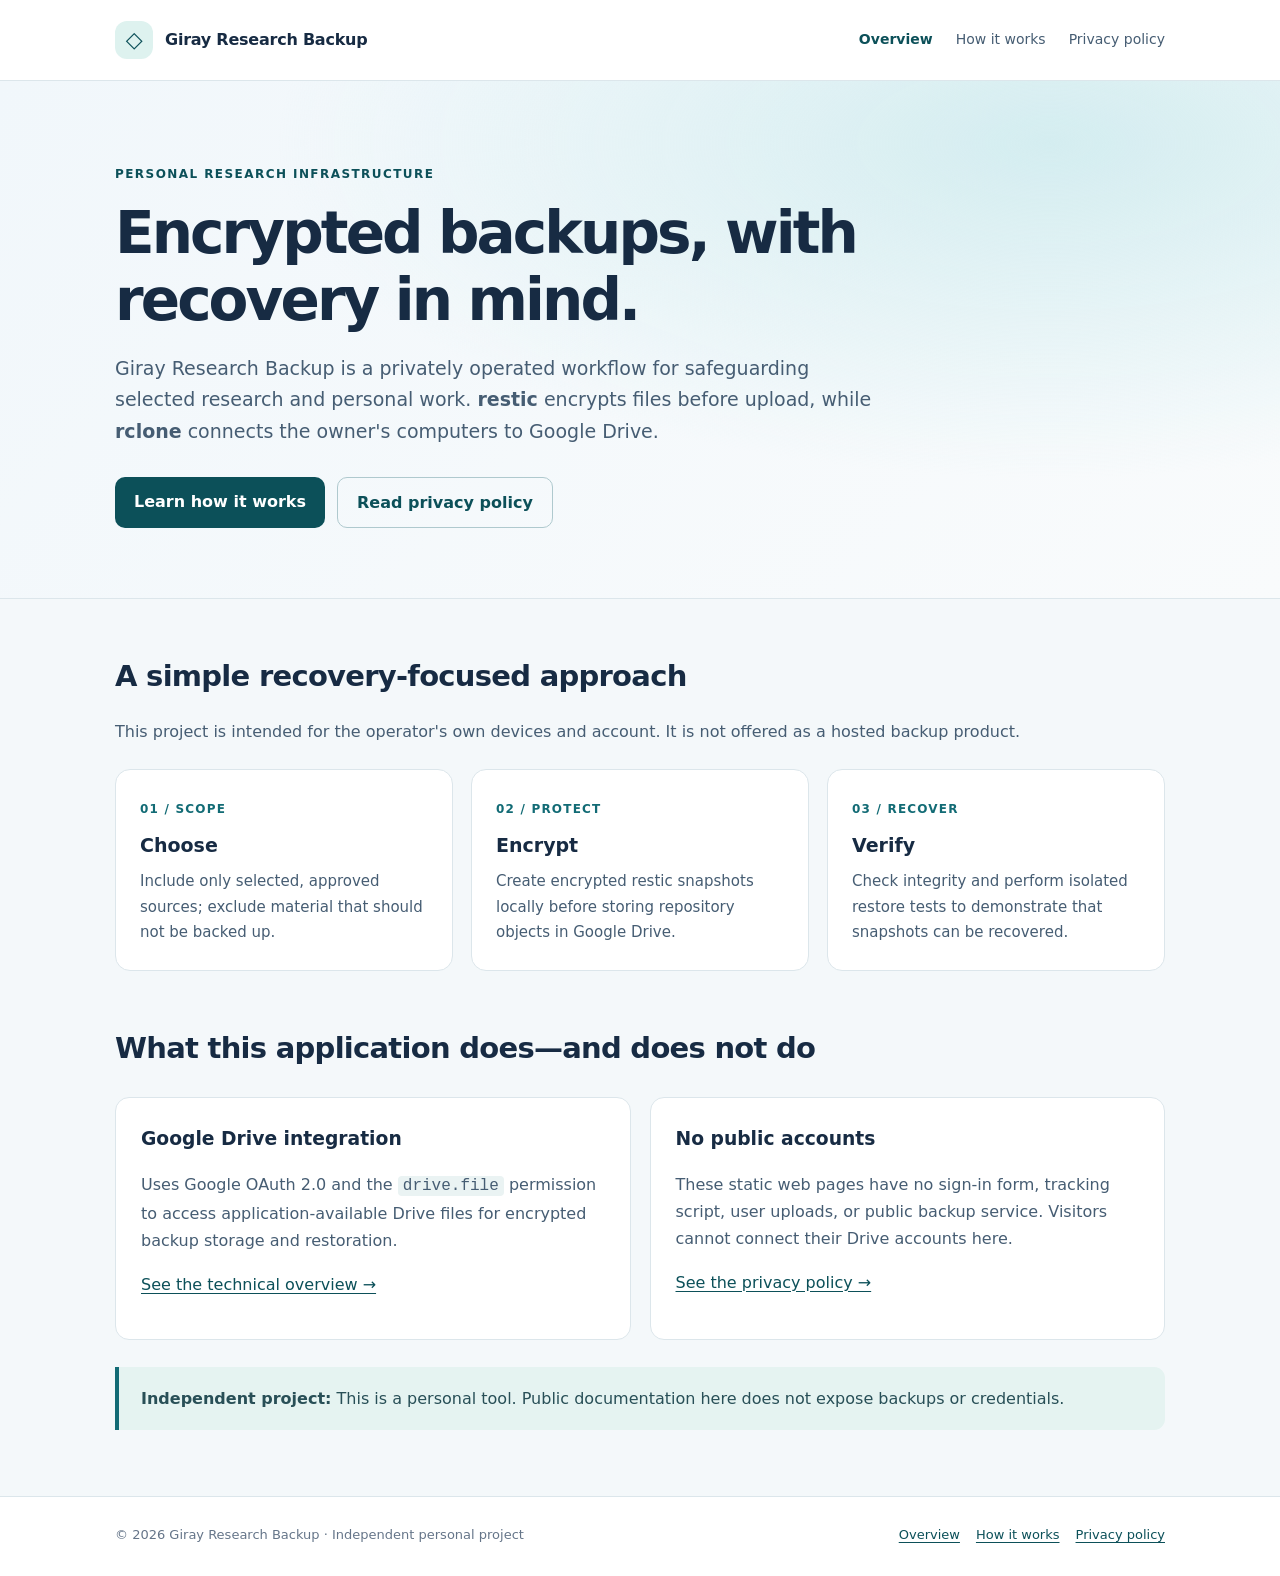
<file: index.html>
<!doctype html>
<html lang="en">
<head>
  <meta charset="utf-8">
  <meta name="viewport" content="width=device-width,initial-scale=1">
  <meta name="description" content="Overview of Giray Research Backup, an independently operated encrypted Google Drive backup workflow.">
  <meta name="color-scheme" content="light">
  <title>Overview | Giray Research Backup</title>
  <link rel="stylesheet" href="style.css">
</head>
<body>
  <header class="masthead"><div class="wrap topbar"><a class="brand" href="./" aria-label="Giray Research Backup project overview"><span class="mark" aria-hidden="true">◇</span>Giray Research Backup</a><nav class="nav" aria-label="Project navigation"><a href="./" aria-current="page">Overview</a><a href="how-it-works.html">How it works</a><a href="privacy.html">Privacy policy</a></nav></div></header>
  <main>
  <div class="hero"><div class="wrap"><span class="eyebrow">Personal research infrastructure</span><h1>Encrypted backups, with recovery in mind.</h1><p class="lede">Giray Research Backup is a privately operated workflow for safeguarding selected research and personal work. <strong>restic</strong> encrypts files before upload, while <strong>rclone</strong> connects the owner's computers to Google Drive.</p><div class="actions"><a class="button" href="how-it-works.html">Learn how it works</a><a class="button secondary" href="privacy.html">Read privacy policy</a></div></div></div>
  <section class="section wrap" aria-labelledby="approach"><h2 id="approach">A simple recovery-focused approach</h2><p class="muted">This project is intended for the operator's own devices and account. It is not offered as a hosted backup product.</p><div class="cards"><article class="card"><span class="card-number">01 / SCOPE</span><h3>Choose</h3><p>Include only selected, approved sources; exclude material that should not be backed up.</p></article><article class="card"><span class="card-number">02 / PROTECT</span><h3>Encrypt</h3><p>Create encrypted restic snapshots locally before storing repository objects in Google Drive.</p></article><article class="card"><span class="card-number">03 / RECOVER</span><h3>Verify</h3><p>Check integrity and perform isolated restore tests to demonstrate that snapshots can be recovered.</p></article></div></section>
  <section class="section wrap" aria-labelledby="boundaries"><h2 id="boundaries">What this application does—and does not do</h2><div class="grid-two"><div class="panel"><h3>Google Drive integration</h3><p>Uses Google OAuth 2.0 and the <code>drive.file</code> permission to access application-available Drive files for encrypted backup storage and restoration.</p><p><a href="how-it-works.html">See the technical overview →</a></p></div><div class="panel"><h3>No public accounts</h3><p>These static web pages have no sign-in form, tracking script, user uploads, or public backup service. Visitors cannot connect their Drive accounts here.</p><p><a href="privacy.html">See the privacy policy →</a></p></div></div><div class="notice"><p><strong>Independent project:</strong> This is a personal tool. Public documentation here does not expose backups or credentials.</p></div></section>
</main>
  <footer><div class="wrap foot"><span>© 2026 Giray Research Backup · Independent personal project</span><nav class="footnav" aria-label="Footer navigation"><a href="./">Overview</a><a href="how-it-works.html">How it works</a><a href="privacy.html">Privacy policy</a></nav></div></footer>
</body>
</html>
</file>
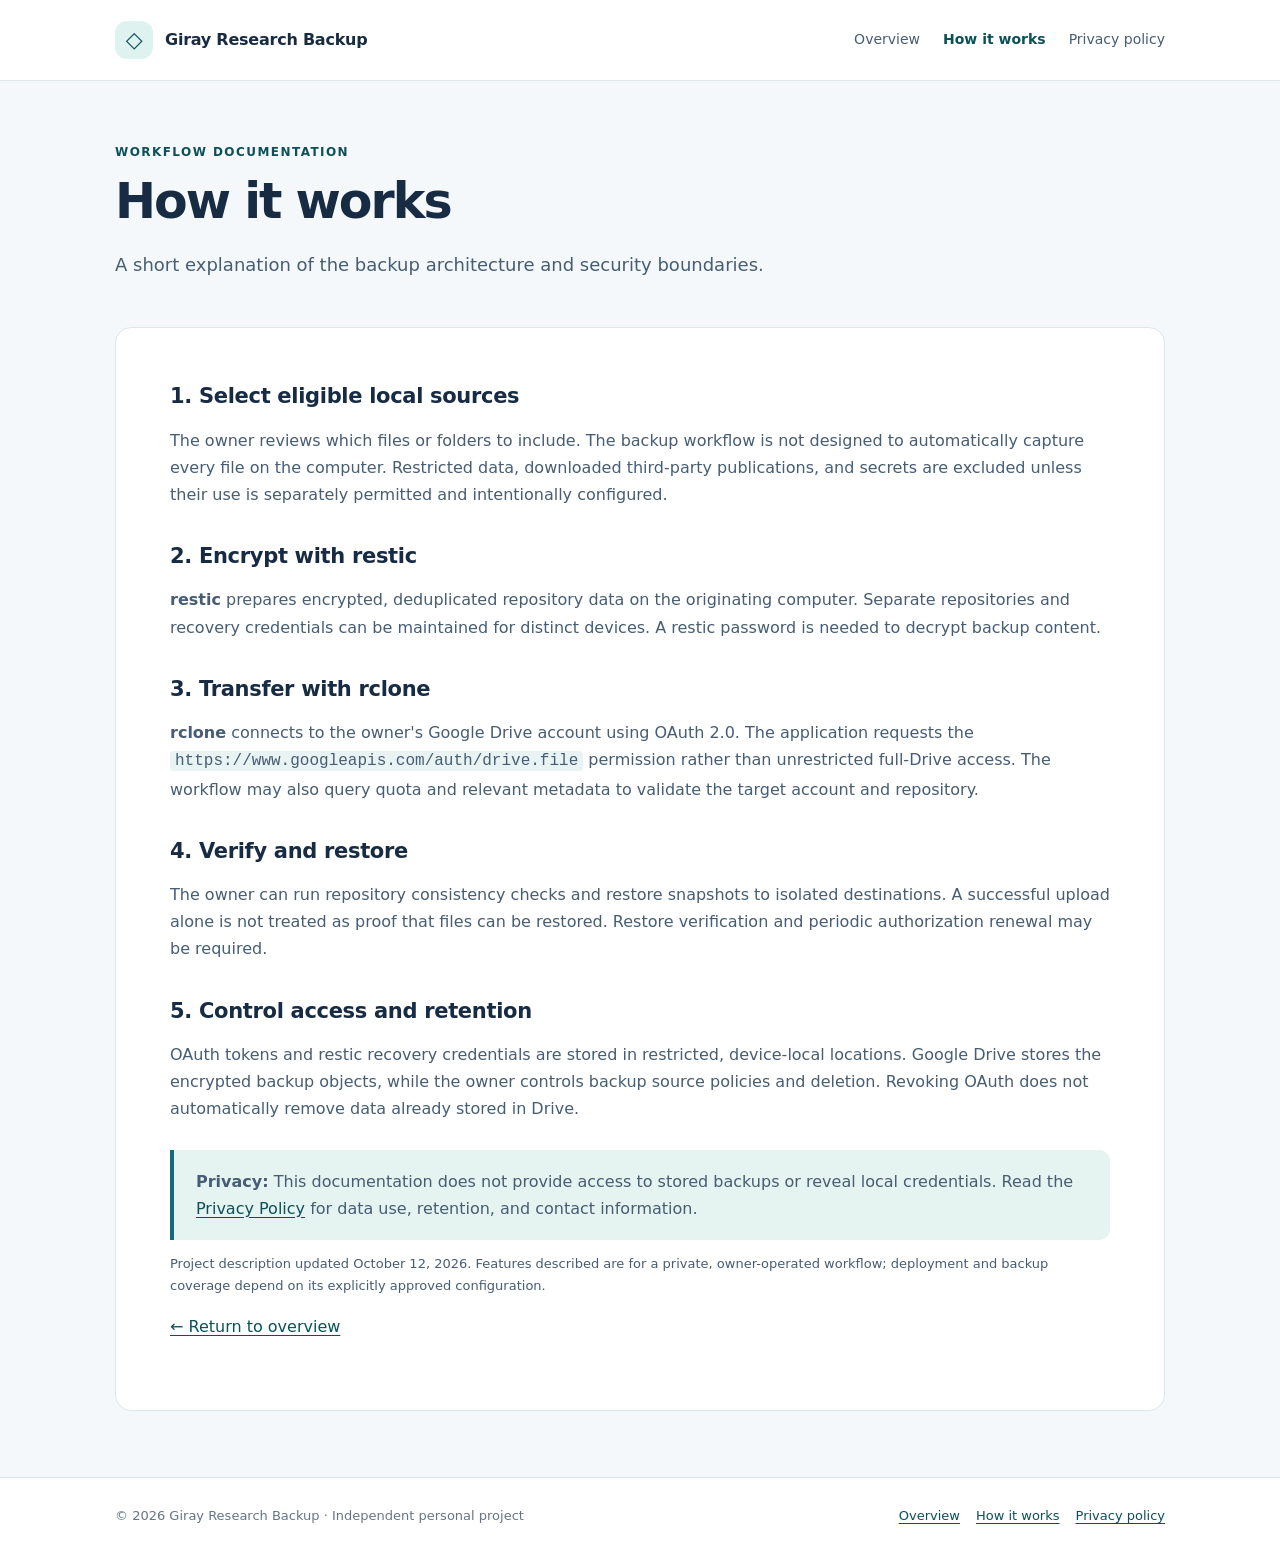
<file: how-it-works.html>
<!doctype html>
<html lang="en">
<head>
  <meta charset="utf-8">
  <meta name="viewport" content="width=device-width,initial-scale=1">
  <meta name="description" content="How Giray Research Backup uses restic, rclone, OAuth and Google Drive for encrypted backups.">
  <meta name="color-scheme" content="light">
  <title>How it works | Giray Research Backup</title>
  <link rel="stylesheet" href="style.css">
</head>
<body>
  <header class="masthead"><div class="wrap topbar"><a class="brand" href="./" aria-label="Giray Research Backup project overview"><span class="mark" aria-hidden="true">◇</span>Giray Research Backup</a><nav class="nav" aria-label="Project navigation"><a href="./">Overview</a><a href="how-it-works.html" aria-current="page">How it works</a><a href="privacy.html">Privacy policy</a></nav></div></header>
  <main>
  <div class="wrap subhero"><span class="eyebrow">Workflow documentation</span><h1>How it works</h1><p class="lede">A short explanation of the backup architecture and security boundaries.</p></div>
  <article class="document wrap">
    <h2>1. Select eligible local sources</h2><p>The owner reviews which files or folders to include. The backup workflow is not designed to automatically capture every file on the computer. Restricted data, downloaded third-party publications, and secrets are excluded unless their use is separately permitted and intentionally configured.</p>
    <h2>2. Encrypt with restic</h2><p><strong>restic</strong> prepares encrypted, deduplicated repository data on the originating computer. Separate repositories and recovery credentials can be maintained for distinct devices. A restic password is needed to decrypt backup content.</p>
    <h2>3. Transfer with rclone</h2><p><strong>rclone</strong> connects to the owner's Google Drive account using OAuth 2.0. The application requests the <code>https://www.googleapis.com/auth/drive.file</code> permission rather than unrestricted full-Drive access. The workflow may also query quota and relevant metadata to validate the target account and repository.</p>
    <h2>4. Verify and restore</h2><p>The owner can run repository consistency checks and restore snapshots to isolated destinations. A successful upload alone is not treated as proof that files can be restored. Restore verification and periodic authorization renewal may be required.</p>
    <h2>5. Control access and retention</h2><p>OAuth tokens and restic recovery credentials are stored in restricted, device-local locations. Google Drive stores the encrypted backup objects, while the owner controls backup source policies and deletion. Revoking OAuth does not automatically remove data already stored in Drive.</p>
    <div class="notice"><p><strong>Privacy:</strong> This documentation does not provide access to stored backups or reveal local credentials. Read the <a href="privacy.html">Privacy Policy</a> for data use, retention, and contact information.</p></div>
    <p class="small">Project description updated October 12, 2026. Features described are for a private, owner-operated workflow; deployment and backup coverage depend on its explicitly approved configuration.</p>
    <p><a href="./">← Return to overview</a></p>
  </article>
</main>
  <footer><div class="wrap foot"><span>© 2026 Giray Research Backup · Independent personal project</span><nav class="footnav" aria-label="Footer navigation"><a href="./">Overview</a><a href="how-it-works.html">How it works</a><a href="privacy.html">Privacy policy</a></nav></div></footer>
</body>
</html>
</file>
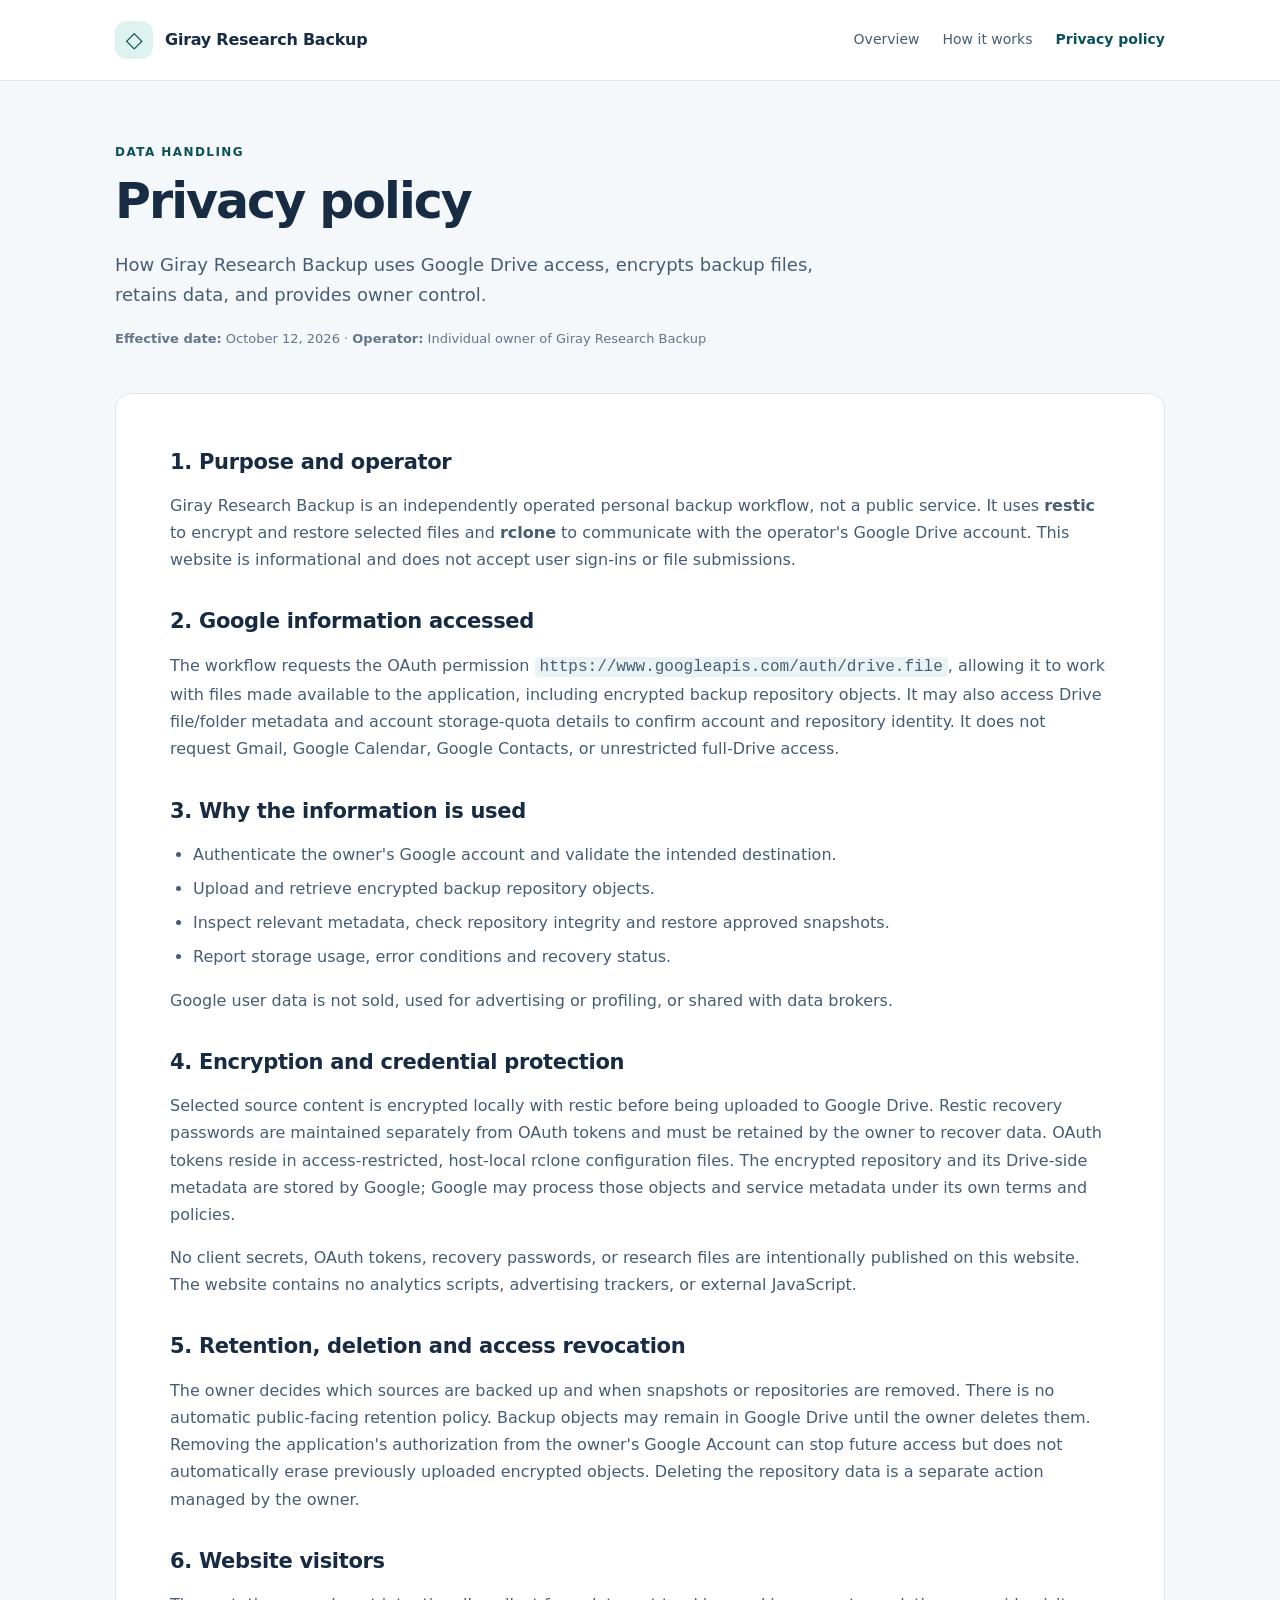
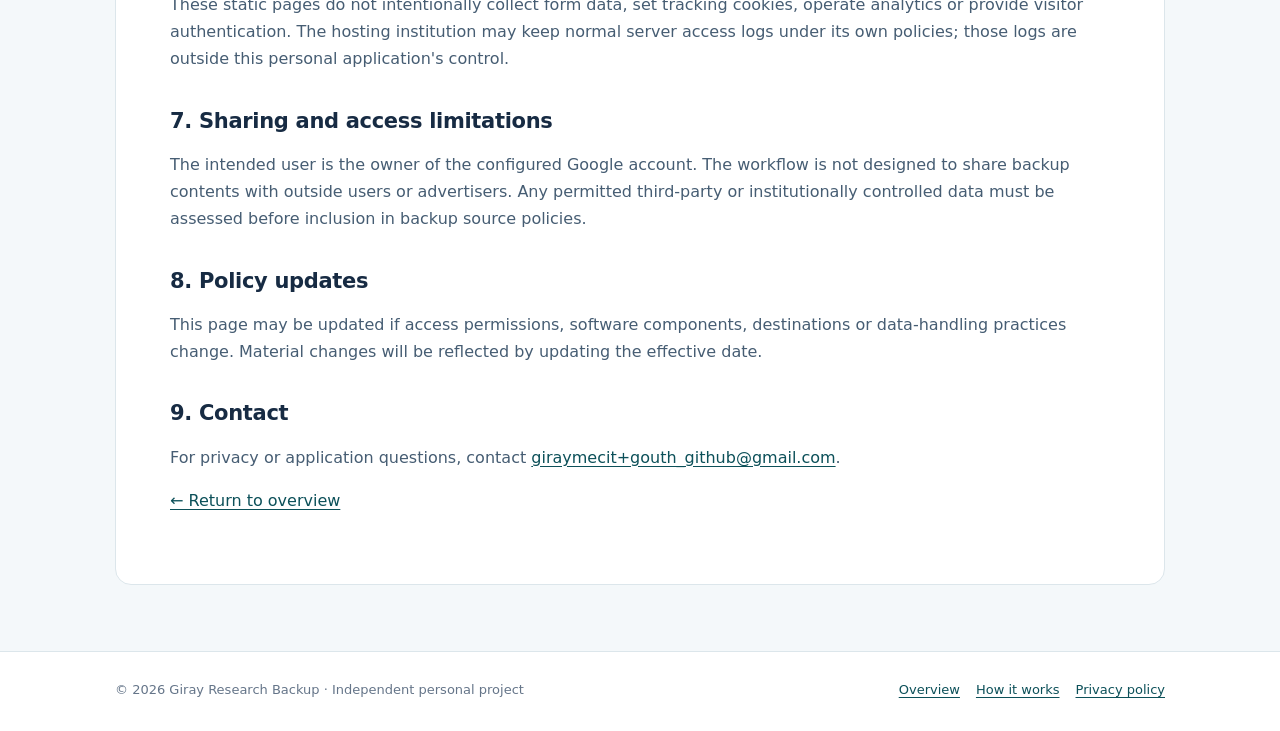
<file: privacy.html>
<!doctype html>
<html lang="en">
<head>
  <meta charset="utf-8">
  <meta name="viewport" content="width=device-width,initial-scale=1">
  <meta name="description" content="Privacy Policy for Giray Research Backup: Google Drive permissions, encryption, retention and user control.">
  <meta name="color-scheme" content="light">
  <title>Privacy policy | Giray Research Backup</title>
  <link rel="stylesheet" href="style.css">
</head>
<body>
  <header class="masthead"><div class="wrap topbar"><a class="brand" href="./" aria-label="Giray Research Backup project overview"><span class="mark" aria-hidden="true">◇</span>Giray Research Backup</a><nav class="nav" aria-label="Project navigation"><a href="./">Overview</a><a href="how-it-works.html">How it works</a><a href="privacy.html" aria-current="page">Privacy policy</a></nav></div></header>
  <main>
  <div class="wrap subhero"><span class="eyebrow">Data handling</span><h1>Privacy policy</h1><p class="lede">How Giray Research Backup uses Google Drive access, encrypts backup files, retains data, and provides owner control.</p><p class="small"><strong>Effective date:</strong> October 12, 2026 · <strong>Operator:</strong> Individual owner of Giray Research Backup</p></div>
  <article class="document wrap">
    <h2>1. Purpose and operator</h2><p>Giray Research Backup is an independently operated personal backup workflow, not a public service. It uses <strong>restic</strong> to encrypt and restore selected files and <strong>rclone</strong> to communicate with the operator's Google Drive account. This website is informational and does not accept user sign-ins or file submissions.</p>
    <h2>2. Google information accessed</h2><p>The workflow requests the OAuth permission <code>https://www.googleapis.com/auth/drive.file</code>, allowing it to work with files made available to the application, including encrypted backup repository objects. It may also access Drive file/folder metadata and account storage-quota details to confirm account and repository identity. It does not request Gmail, Google Calendar, Google Contacts, or unrestricted full-Drive access.</p>
    <h2>3. Why the information is used</h2><ul><li>Authenticate the owner's Google account and validate the intended destination.</li><li>Upload and retrieve encrypted backup repository objects.</li><li>Inspect relevant metadata, check repository integrity and restore approved snapshots.</li><li>Report storage usage, error conditions and recovery status.</li></ul><p>Google user data is not sold, used for advertising or profiling, or shared with data brokers.</p>
    <h2>4. Encryption and credential protection</h2><p>Selected source content is encrypted locally with restic before being uploaded to Google Drive. Restic recovery passwords are maintained separately from OAuth tokens and must be retained by the owner to recover data. OAuth tokens reside in access-restricted, host-local rclone configuration files. The encrypted repository and its Drive-side metadata are stored by Google; Google may process those objects and service metadata under its own terms and policies.</p><p>No client secrets, OAuth tokens, recovery passwords, or research files are intentionally published on this website. The website contains no analytics scripts, advertising trackers, or external JavaScript.</p>
    <h2>5. Retention, deletion and access revocation</h2><p>The owner decides which sources are backed up and when snapshots or repositories are removed. There is no automatic public-facing retention policy. Backup objects may remain in Google Drive until the owner deletes them. Removing the application's authorization from the owner's Google Account can stop future access but does not automatically erase previously uploaded encrypted objects. Deleting the repository data is a separate action managed by the owner.</p>
    <h2>6. Website visitors</h2><p>These static pages do not intentionally collect form data, set tracking cookies, operate analytics or provide visitor authentication. The hosting institution may keep normal server access logs under its own policies; those logs are outside this personal application's control.</p>
    <h2>7. Sharing and access limitations</h2><p>The intended user is the owner of the configured Google account. The workflow is not designed to share backup contents with outside users or advertisers. Any permitted third-party or institutionally controlled data must be assessed before inclusion in backup source policies.</p>
    <h2>8. Policy updates</h2><p>This page may be updated if access permissions, software components, destinations or data-handling practices change. Material changes will be reflected by updating the effective date.</p>
    <h2>9. Contact</h2><p>For privacy or application questions, contact <a href="mailto:giraymecit+gouth_github@gmail.com">giraymecit+gouth_github@gmail.com</a>.</p>
    <p><a href="./">← Return to overview</a></p>
  </article>
</main>
  <footer><div class="wrap foot"><span>© 2026 Giray Research Backup · Independent personal project</span><nav class="footnav" aria-label="Footer navigation"><a href="./">Overview</a><a href="how-it-works.html">How it works</a><a href="privacy.html">Privacy policy</a></nav></div></footer>
</body>
</html>
</file>
<file: style.css>
/* Standalone static subsite: all paths are relative to /research-backup/. */
:root{--ink:#172b43;--body:#465d73;--muted:#657589;--accent:#126b75;--accent-dark:#0c5059;--surface:#ffffff;--soft:#f4f8fa;--line:#dce6eb;--highlight:#e5f3f1}
*{box-sizing:border-box}html{scroll-behavior:smooth}body{margin:0;background:var(--soft);color:var(--ink);font-family:system-ui,-apple-system,BlinkMacSystemFont,'Segoe UI',sans-serif;font-size:16px;line-height:1.7}
a{color:var(--accent-dark);text-underline-offset:3px}a:hover{color:#087e89}a:focus-visible{outline:3px solid #e3a83b;outline-offset:3px}
.wrap{width:min(1050px,calc(100% - 40px));margin-inline:auto}.masthead{background:#fff;border-bottom:1px solid var(--line)}.topbar{display:flex;align-items:center;justify-content:space-between;gap:20px;min-height:80px}.brand{display:inline-flex;align-items:center;gap:12px;color:var(--ink);text-decoration:none;font-weight:760;letter-spacing:-.015em}.mark{display:grid;place-items:center;width:38px;height:38px;border-radius:12px;background:#def2ef;color:var(--accent-dark);font-size:22px}.nav{display:flex;gap:23px;flex-wrap:wrap}.nav a{text-decoration:none;color:var(--body);font-size:14px}.nav a[aria-current="page"]{color:var(--accent-dark);font-weight:750}
.hero{background:radial-gradient(ellipse at 82% 12%,#d4edf0 0%,transparent 52%),linear-gradient(135deg,#f1f7fb,#f9fbfc);border-bottom:1px solid var(--line);padding:78px 0 70px}.eyebrow{font-size:12px;font-weight:800;color:var(--accent-dark);text-transform:uppercase;letter-spacing:.12em}.hero h1{font-size:clamp(34px,5vw,58px);line-height:1.15;letter-spacing:-.05em;max-width:850px;margin:14px 0 19px}.lede{max-width:760px;color:var(--body);font-size:19px;line-height:1.68}.actions{display:flex;flex-wrap:wrap;gap:12px;margin-top:29px}.button{display:inline-block;padding:11px 19px;text-decoration:none;border-radius:10px;font-weight:700;background:var(--accent-dark);color:white}.button:hover{color:white;background:#0d6b75}.button.secondary{background:transparent;border:1px solid #afc9ce;color:var(--accent-dark)}.button.secondary:hover{background:var(--highlight);color:var(--accent-dark)}
.section{padding:53px 0 0}.section h2{font-size:29px;letter-spacing:-.025em;margin:0 0 12px}.muted{color:var(--body)}.cards{display:grid;grid-template-columns:repeat(3,minmax(0,1fr));gap:18px;margin-top:24px}.card{background:#fff;border:1px solid var(--line);border-radius:15px;padding:24px}.card-number{font-size:12px;font-weight:800;letter-spacing:.1em;color:var(--accent)}.card h3{font-size:19px;margin:8px 0}.card p{color:var(--body);font-size:15px;margin:0}.grid-two{display:grid;grid-template-columns:1fr 1fr;gap:19px;margin-top:24px}.panel{background:white;border:1px solid var(--line);border-radius:14px;padding:25px}.panel h3{margin:0 0 8px}.panel p,.panel li{color:var(--body)}.panel ul{padding-left:20px}.notice{background:var(--highlight);border-left:4px solid var(--accent);padding:18px 22px;border-radius:0 11px 11px 0;margin-top:27px;color:#284f57}.notice p{margin:0}
.subhero{padding:56px 0 29px}.subhero h1{font-size:clamp(34px,5vw,49px);letter-spacing:-.04em;line-height:1.2;margin:9px 0 10px}.subhero .lede{font-size:18px}.document{background:white;border:1px solid var(--line);border-radius:16px;padding:clamp(24px,5vw,54px)}.document h2{font-size:21px;line-height:1.35;letter-spacing:-.015em;margin:34px 0 7px}.document h2:first-child{margin-top:0}.document p,.document li{color:var(--body)}.document li{margin:7px 0}.document ul{padding-left:23px}.document code,code{background:#eaf3f3;padding:1px 5px;border-radius:4px;overflow-wrap:anywhere}.small{font-size:13px;color:var(--muted)}
footer{margin-top:66px;background:#fff;border-top:1px solid var(--line);padding:27px 0 32px;font-size:13px;color:var(--muted)}.foot{display:flex;align-items:center;justify-content:space-between;gap:20px;flex-wrap:wrap}.footnav{display:flex;gap:16px;flex-wrap:wrap}
@media(max-width:750px){.topbar{align-items:flex-start;flex-direction:column;gap:8px;padding:14px 0}.nav{gap:16px}.hero{padding:55px 0}.cards,.grid-two{grid-template-columns:1fr}.wrap{width:min(100% - 30px,1050px)}}@media(prefers-reduced-motion:reduce){html{scroll-behavior:auto}}
</file>
